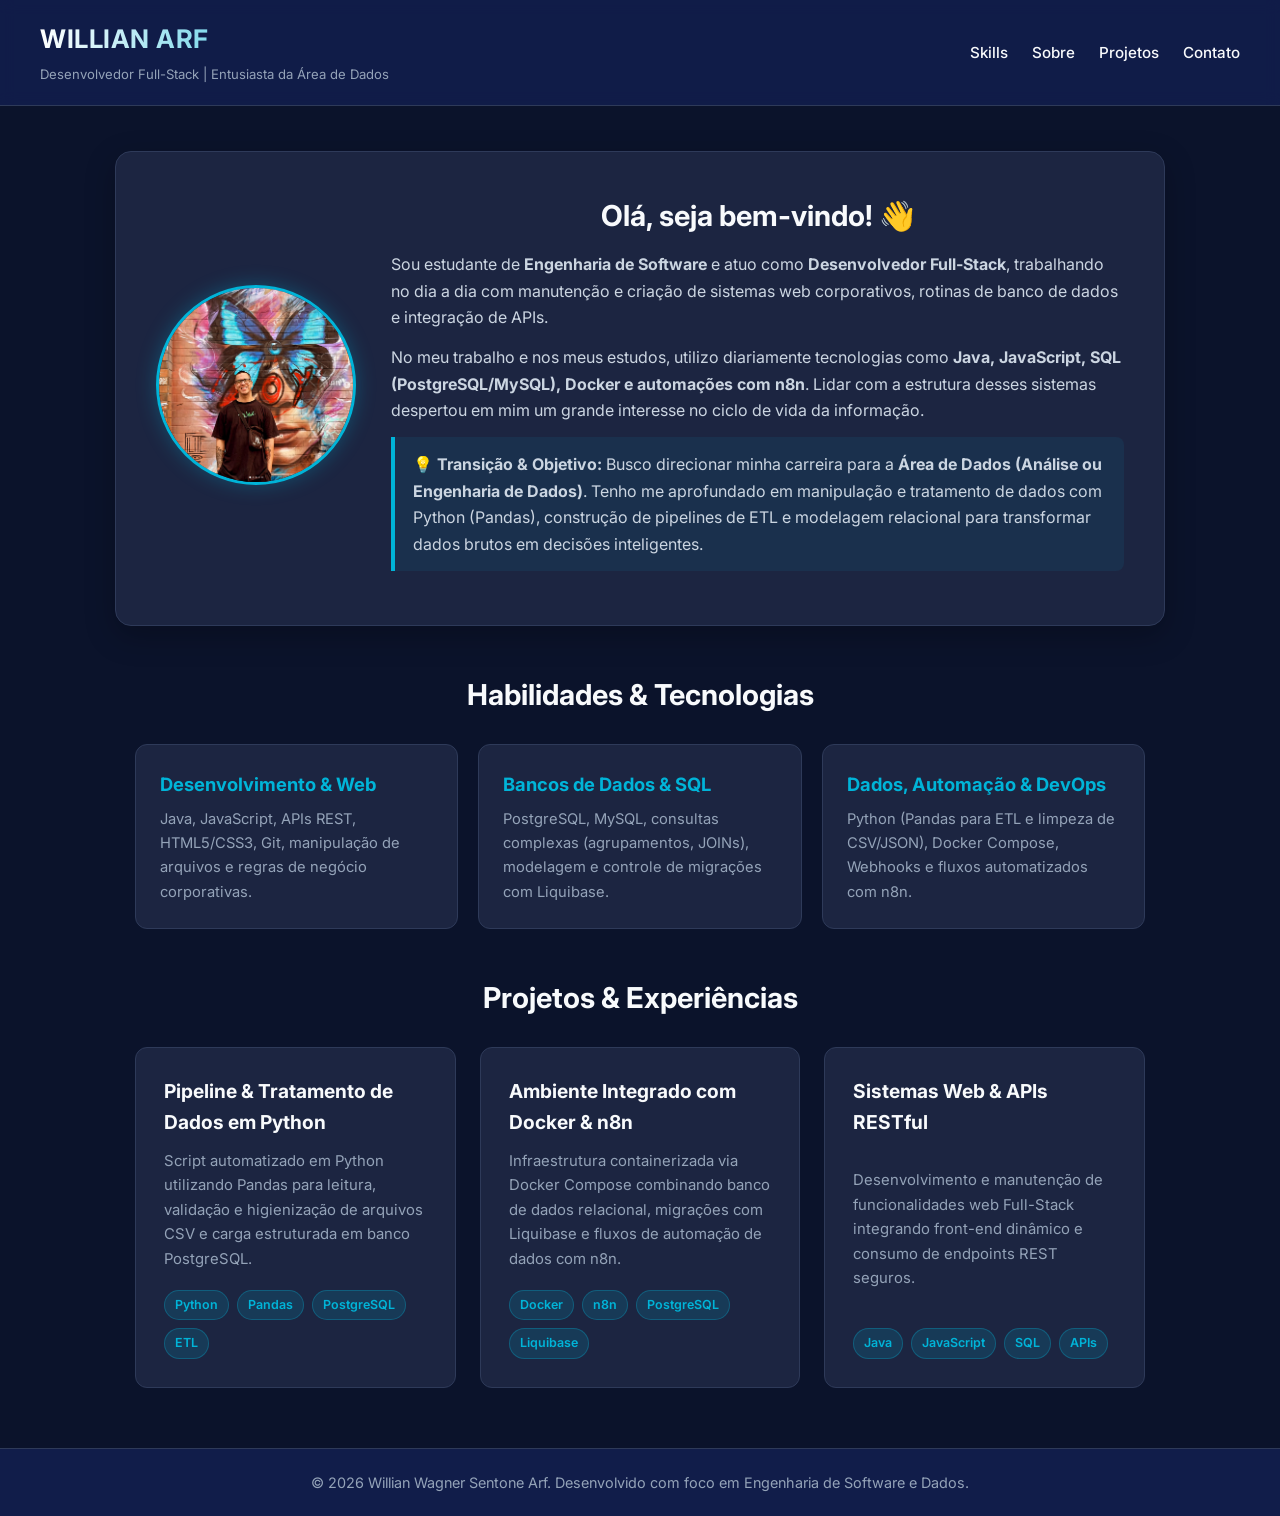
<file: index.html>
<!DOCTYPE html>
<html lang="pt-br">

<head>
    <meta charset="UTF-8">
    <meta name="viewport" content="width=device-width, initial-scale=1.0">
    <title>Willian Arf | Desenvolvimento & Dados</title>
    <link rel="shortcut icon" href="arquivos/favicon.ico" type="image/x-icon">
    <!-- Fonte Inter para tipografia profissional -->
    <link rel="preconnect" href="https://fonts.googleapis.com">
    <link rel="preconnect" href="https://fonts.gstatic.com" crossorigin>
    <link href="https://fonts.googleapis.com/css2?family=Inter:wght@300;400;500;600;700&display=swap" rel="stylesheet">
    <link rel="stylesheet" href="style.css">
</head>

<body>
    <header>
        <div class="logo">
            <h1>WILLIAN ARF</h1>
            <span>Desenvolvedor Full-Stack | Entusiasta da Área de Dados</span>
        </div>
        <nav>
            <ul>
                <li>
                    <a href="#" id="skill-link">Skills</a>
                    <div id="skill-popup" class="hidden">
                        <p>Tech Stack:</p>
                        <ul class="skills-grid">
                            <li><span class="badge">Java</span></li>
                            <li><span class="badge">JavaScript</span></li>
                            <li><span class="badge">PostgreSQL</span></li>
                            <li><span class="badge">MySQL</span></li>
                            <li><span class="badge">Python (Pandas)</span></li>
                            <li><span class="badge">Docker</span></li>
                            <li><span class="badge">Liquibase</span></li>
                            <li><span class="badge">n8n</span></li>
                            <li><span class="badge">APIs REST</span></li>
                        </ul>
                    </div>
                </li>
                <li><a href="#sobre">Sobre</a></li>
                <li><a href="#projetos">Projetos</a></li>
                <li>
                    <a href="#" id="contato-link">Contato</a>
                    <div id="contato-popup" class="hidden">
                        <p>Redes & Contato:</p>
                        <ul>
                            <li>
                                <a href="https://www.linkedin.com/in/willian-arf/" target="_blank" rel="noopener">LinkedIn</a>
                            </li>
                            <li>
                                <a href="https://github.com/willian-041" target="_blank" rel="noopener">GitHub</a>
                            </li>
                        </ul>
                    </div>
                </li>
            </ul>
        </nav>
    </header>

    <main>
        <section id="sobre" class="container sobre-container">
            <div class="foto-perfil">
                <img src="arquivos/imagemPortfolio.png.png" alt="Foto de Willian Arf" class="imagem-redonda">
            </div>
            <div class="texto-sobre">
                <h2>Olá, seja bem-vindo! 👋</h2>
                <p>
                    Sou estudante de <strong>Engenharia de Software</strong> e atuo como <strong>Desenvolvedor Full-Stack</strong>, trabalhando no dia a dia com manutenção e criação de sistemas web corporativos, rotinas de banco de dados e integração de APIs.
                </p>
                <p>
                    No meu trabalho e nos meus estudos, utilizo diariamente tecnologias como <strong>Java, JavaScript, SQL (PostgreSQL/MySQL), Docker e automações com n8n</strong>. Lidar com a estrutura desses sistemas despertou em mim um grande interesse no ciclo de vida da informação.
                </p>
                <p class="destaque-dados">
                    💡 <strong>Transição & Objetivo:</strong> Busco direcionar minha carreira para a <strong>Área de Dados (Análise ou Engenharia de Dados)</strong>. Tenho me aprofundado em manipulação e tratamento de dados com Python (Pandas), construção de pipelines de ETL e modelagem relacional para transformar dados brutos em decisões inteligentes.
                </p>
            </div>
        </section>

        <section id="skills-destaque" class="container">
            <h2>Habilidades & Tecnologias</h2>
            <div class="cards-skills">
                <div class="skill-card">
                    <h3>Desenvolvimento & Web</h3>
                    <p>Java, JavaScript, APIs REST, HTML5/CSS3, Git, manipulação de arquivos e regras de negócio corporativas.</p>
                </div>
                <div class="skill-card">
                    <h3>Bancos de Dados & SQL</h3>
                    <p>PostgreSQL, MySQL, consultas complexas (agrupamentos, JOINs), modelagem e controle de migrações com Liquibase.</p>
                </div>
                <div class="skill-card">
                    <h3>Dados, Automação & DevOps</h3>
                    <p>Python (Pandas para ETL e limpeza de CSV/JSON), Docker Compose, Webhooks e fluxos automatizados com n8n.</p>
                </div>
            </div>
        </section>

        <section id="projetos" class="container projetos">
            <h2>Projetos & Experiências</h2>
            <div class="grid-projetos">
                <div class="projeto-card">
                    <h3>Pipeline & Tratamento de Dados em Python</h3>
                    <p>Script automatizado em Python utilizando Pandas para leitura, validação e higienização de arquivos CSV e carga estruturada em banco PostgreSQL.</p>
                    <div class="tags">
                        <span>Python</span> <span>Pandas</span> <span>PostgreSQL</span> <span>ETL</span>
                    </div>
                </div>
                <div class="projeto-card">
                    <h3>Ambiente Integrado com Docker & n8n</h3>
                    <p>Infraestrutura containerizada via Docker Compose combinando banco de dados relacional, migrações com Liquibase e fluxos de automação de dados com n8n.</p>
                    <div class="tags">
                        <span>Docker</span> <span>n8n</span> <span>PostgreSQL</span> <span>Liquibase</span>
                    </div>
                </div>
                <div class="projeto-card">
                    <h3>Sistemas Web & APIs RESTful</h3>
                    <p>Desenvolvimento e manutenção de funcionalidades web Full-Stack integrando front-end dinâmico e consumo de endpoints REST seguros.</p>
                    <div class="tags">
                        <span>Java</span> <span>JavaScript</span> <span>SQL</span> <span>APIs</span>
                    </div>
                </div>
            </div>
        </section>
    </main>

    <footer>
        <p>&copy; 2026 Willian Wagner Sentone Arf. Desenvolvido com foco em Engenharia de Software e Dados.</p>
    </footer>

    <script src="auto.js"></script>
</body>

</html>
</file>
<file: style.css>
:root {
    --bg-main: #0b132b;
    --bg-card: #1c2541;
    --bg-header: #111d4a;
    --accent: #00b4d8;
    --accent-glow: #90e0ef;
    --text-primary: #f8fafc;
    --text-secondary: #94a3b8;
    --border-color: #2e3a59;
}

* {
    box-sizing: border-box;
    margin: 0;
    padding: 0;
}

body {
    background-color: var(--bg-main);
    color: var(--text-primary);
    font-family: 'Inter', system-ui, -apple-system, sans-serif;
    line-height: 1.65;
}

header {
    background-color: rgba(17, 29, 74, 0.95);
    backdrop-filter: blur(8px);
    padding: 18px 40px;
    display: flex;
    justify-content: space-between;
    align-items: center;
    border-bottom: 1px solid var(--border-color);
    position: sticky;
    top: 0;
    z-index: 100;
}

.logo h1 {
    font-size: 1.6em;
    font-weight: 700;
    background: linear-gradient(90deg, #ffffff, var(--accent));
    -webkit-background-clip: text;
    -webkit-text-fill-color: transparent;
    letter-spacing: 0.5px;
}

.logo span {
    font-size: 0.82em;
    color: var(--text-secondary);
    font-weight: 400;
}

nav ul {
    list-style: none;
    display: flex;
    gap: 24px;
}

/* IMPORTANTE: Permite que os popups fiquem alinhados com cada link */
nav ul li {
    position: relative;
}

nav a {
    text-decoration: none;
    color: var(--text-primary);
    font-weight: 500;
    font-size: 0.95em;
    transition: all 0.25s ease;
}

nav a:hover {
    color: var(--accent);
}

.container {
    max-width: 1050px;
    margin: 45px auto;
    padding: 0 20px;
}

.sobre-container {
    display: flex;
    align-items: center;
    gap: 35px;
    background-color: var(--bg-card);
    padding: 40px;
    border-radius: 16px;
    border: 1px solid var(--border-color);
    box-shadow: 0 10px 30px rgba(0, 0, 0, 0.25);
}

.imagem-redonda {
    width: 200px;
    height: 200px;
    border-radius: 50%;
    object-fit: cover;
    border: 3px solid var(--accent);
    box-shadow: 0 0 20px rgba(0, 180, 216, 0.3);
}

.texto-sobre h2 {
    font-size: 1.8em;
    color: var(--text-primary);
    margin-bottom: 12px;
}

.texto-sobre p {
    margin-bottom: 14px;
    color: #cbd5e1;
    font-size: 1em;
}

.destaque-dados {
    background-color: rgba(0, 180, 216, 0.08);
    padding: 14px 18px;
    border-left: 4px solid var(--accent);
    border-radius: 0 8px 8px 0;
    margin-top: 10px;
}

h2 {
    font-size: 1.8em;
    color: var(--text-primary);
    margin-bottom: 25px;
    text-align: center;
    font-weight: 700;
}

.cards-skills {
    display: grid;
    grid-template-columns: repeat(auto-fit, minmax(280px, 1fr));
    gap: 20px;
}

.skill-card {
    background-color: var(--bg-card);
    padding: 24px;
    border-radius: 12px;
    border: 1px solid var(--border-color);
    transition: transform 0.3s ease, border-color 0.3s ease;
}

.skill-card:hover {
    transform: translateY(-4px);
    border-color: var(--accent);
}

.skill-card h3 {
    color: var(--accent);
    font-size: 1.15em;
    margin-bottom: 8px;
}

.skill-card p {
    color: var(--text-secondary);
    font-size: 0.92em;
}

.grid-projetos {
    display: grid;
    grid-template-columns: repeat(auto-fit, minmax(300px, 1fr));
    gap: 24px;
}

.projeto-card {
    background-color: var(--bg-card);
    padding: 28px;
    border-radius: 12px;
    border: 1px solid var(--border-color);
    display: flex;
    flex-direction: column;
    justify-content: space-between;
    transition: transform 0.3s ease, border-color 0.3s ease, box-shadow 0.3s ease;
}

.projeto-card:hover {
    transform: translateY(-5px);
    border-color: var(--accent);
    box-shadow: 0 8px 25px rgba(0, 180, 216, 0.15);
}

.projeto-card h3 {
    color: var(--text-primary);
    font-size: 1.2em;
    margin-bottom: 10px;
}

.projeto-card p {
    color: var(--text-secondary);
    font-size: 0.93em;
    margin-bottom: 18px;
}

.tags {
    display: flex;
    flex-wrap: wrap;
    gap: 8px;
}

.tags span {
    background-color: rgba(0, 180, 216, 0.15);
    color: var(--accent);
    border: 1px solid rgba(0, 180, 216, 0.3);
    font-size: 0.78em;
    font-weight: 600;
    padding: 4px 10px;
    border-radius: 20px;
}

footer {
    background-color: var(--bg-header);
    text-align: center;
    padding: 22px;
    border-top: 1px solid var(--border-color);
    margin-top: 60px;
    color: var(--text-secondary);
    font-size: 0.9em;
}

/* Popups posicionados diretamente no menu */
.hidden {
    display: none !important;
}

#skill-popup, #contato-popup {
    position: absolute;
    top: calc(100% + 12px);
    right: 0;
    background-color: var(--bg-card);
    border: 1px solid var(--border-color);
    border-radius: 10px;
    padding: 16px;
    box-shadow: 0 10px 25px rgba(0, 0, 0, 0.5);
    z-index: 1000;
    min-width: 220px;
}

#skill-popup p, #contato-popup p {
    font-size: 0.85em;
    color: var(--text-secondary);
    margin-bottom: 10px;
    font-weight: 600;
}

.skills-grid {
    display: flex;
    flex-wrap: wrap;
    gap: 6px;
}

.badge {
    background-color: rgba(255, 255, 255, 0.05);
    color: var(--accent);
    padding: 4px 8px;
    border-radius: 6px;
    font-size: 0.8em;
    border: 1px solid var(--border-color);
}

#contato-popup ul {
    list-style: none;
    display: flex;
    flex-direction: column;
    gap: 8px;
}

#contato-popup a {
    color: var(--accent);
    text-decoration: none;
    font-size: 0.95em;
}

#contato-popup a:hover {
    text-decoration: underline;
}

/* Responsividade */
@media (max-width: 768px) {
    header {
        flex-direction: column;
        gap: 15px;
        text-align: center;
    }

    .sobre-container {
        flex-direction: column;
        text-align: center;
        padding: 25px;
    }

    .destaque-dados {
        border-left: none;
        border-top: 3px solid var(--accent);
        border-radius: 8px;
    }

    #skill-popup, #contato-popup {
        right: 50%;
        transform: translateX(50%);
    }
}
</file>
